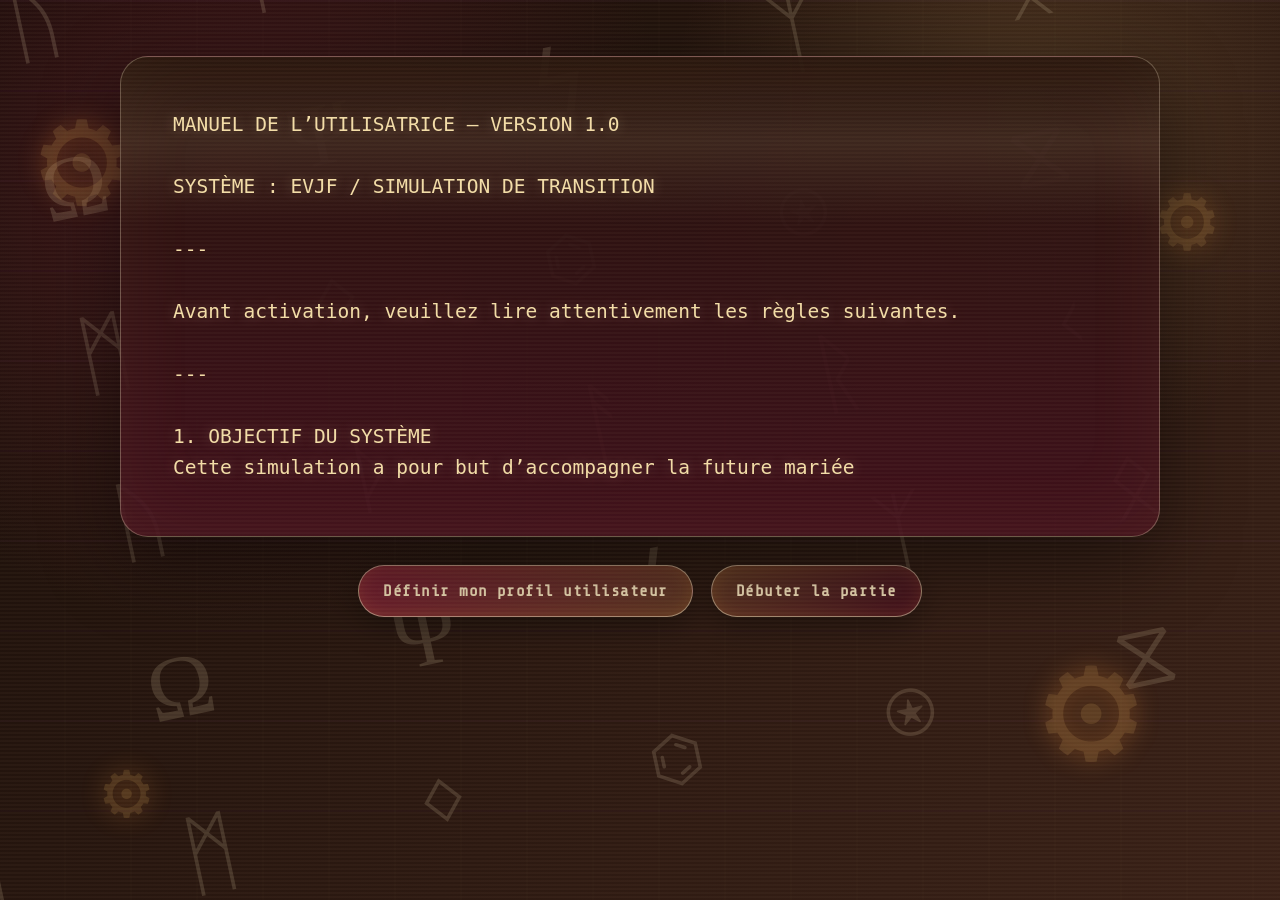
<file: index.html>
<!doctype html>
<html lang="fr">
  <head>
    <meta charset="UTF-8" />
    <meta name="viewport" content="width=device-width, initial-scale=1.0" />
    <title>EVJF — Manuel de l'utilisatrice</title>
    <link rel="preconnect" href="https://fonts.googleapis.com" />
    <link rel="preconnect" href="https://fonts.gstatic.com" crossorigin />
    <link href="https://fonts.googleapis.com/css2?family=IM+Fell+English:ital@0;1&family=Share+Tech+Mono&display=swap" rel="stylesheet" />
    <link rel="stylesheet" href="styles.css" />
  </head>
  <body class="page-home">
    <div class="ambient-runes" aria-hidden="true"></div>
    <div class="gear-field" aria-hidden="true">
      <span class="gear gear-a">⚙</span>
      <span class="gear gear-b">⚙</span>
      <span class="gear gear-c">⚙</span>
      <span class="gear gear-d">⚙</span>
    </div>
    <main class="shell terminal-shell">
      <section class="terminal-panel scanline" aria-labelledby="manual-title">
        <pre id="manual-title" class="terminal-text" data-typewriter>
MANUEL DE L’UTILISATRICE — VERSION 1.0

SYSTÈME : EVJF / SIMULATION DE TRANSITION

---

Avant activation, veuillez lire attentivement les règles suivantes.

---

1. OBJECTIF DU SYSTÈME
Cette simulation a pour but d’accompagner la future mariée dans une phase critique de transition sociale et émotionnelle.

La mission ne peut être exécutée sans collecte préalable de données utilisateur.

---

2. ACCÈS AU SYSTÈME
Deux protocoles sont disponibles :

→ définir mon profil utilisateur
→ débuter la partie

Toute tentative de contournement des étapes initiales peut entraîner une instabilité du système.

---

3. COMPOSITION DE L’ÉQUIPE
Les coéquipières sélectionnées seront intégrées au système sous forme d’unités d’assistance émotionnelle et logistique.

Leur stabilité n’est pas garantie.

---

4. DURÉE DE SIMULATION
La durée de l’expérience varie selon le niveau d’immersion sélectionné.
Aucun retour arrière n’est possible une fois la simulation engagée.

---

5. AVERTISSEMENT
Ce programme peut provoquer :
— euphorie collective
— désorientation temporelle
— surcharge émotionnelle positive
— comportements imprévisibles en groupe

---

6. RESPONSABILITÉ
Les éditrices du système décline toute responsabilité en cas de :

- perte de notion du temps
- fou rire incontrôlé
- fatigue post-événement
- nostalgie excessive

---

STATUT : EN ATTENTE DE CONFIGURATION UTILISATRICE</pre>
      </section>
      <nav class="choice-grid" aria-label="Protocoles disponibles">
        <a class="mystery-button" data-drum-link href="profil.html">Définir mon profil utilisateur</a>
        <a class="mystery-button alt" data-drum-link href="partie.html">Débuter la partie</a>
      </nav>
    </main>
    <script src="script.js"></script>
  </body>
</html>
</file>
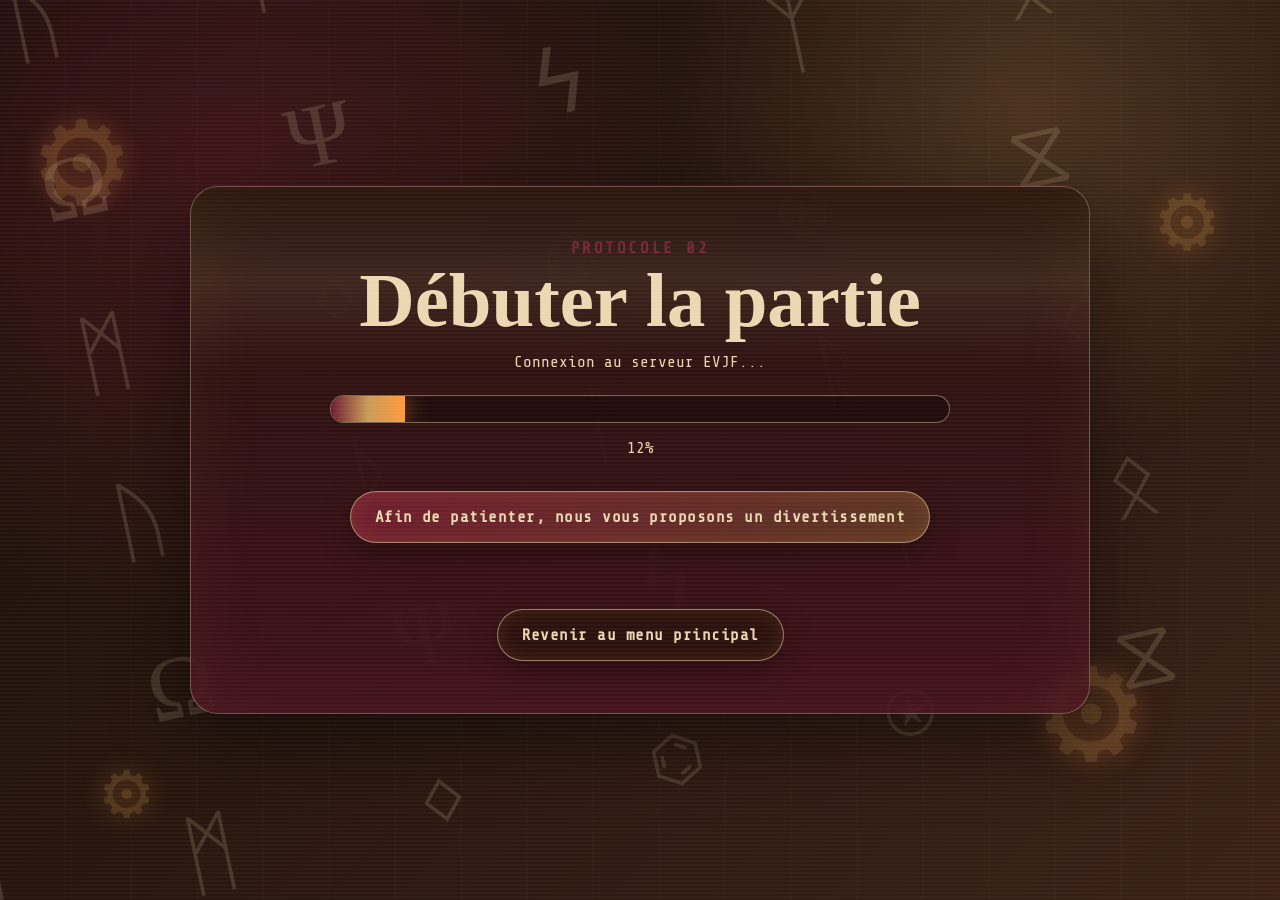
<file: partie.html>
<!doctype html>
<html lang="fr">
  <head>
    <meta charset="UTF-8" />
    <meta name="viewport" content="width=device-width, initial-scale=1.0" />
    <title>EVJF — Débuter la partie</title>
    <link rel="preconnect" href="https://fonts.googleapis.com" />
    <link rel="preconnect" href="https://fonts.gstatic.com" crossorigin />
    <link href="https://fonts.googleapis.com/css2?family=IM+Fell+English:ital@0;1&family=Share+Tech+Mono&display=swap" rel="stylesheet" />
    <link rel="stylesheet" href="styles.css" />
  </head>
  <body class="page-game">
    <div class="ambient-runes" aria-hidden="true"></div>
    <div class="gear-field" aria-hidden="true">
      <span class="gear gear-a">⚙</span>
      <span class="gear gear-b">⚙</span>
      <span class="gear gear-c">⚙</span>
      <span class="gear gear-d">⚙</span>
    </div>
    <main class="shell game-shell">
      <section class="game-console scanline" aria-labelledby="game-title">
        <p class="eyebrow">Protocole 02</p>
        <h1 id="game-title">Débuter la partie</h1>
        <div class="loading-zone" aria-live="polite">
          <p id="loading-text">Connexion au serveur EVJF...</p>
          <div class="progress-frame"><div id="progress-bar" class="progress-bar"></div></div>
          <p id="progress-percent">0%</p>
        </div>
        <p id="error-message" class="error-message" hidden>ERREUR 703 : LA DATE DU SYSTÈME NE CORRESPOND PAS À CELLE DU CALENDRIER</p>
        <button id="entertainment-button" class="mystery-button entertainment" type="button" hidden>Afin de patienter, nous vous proposons un divertissement</button>
        <div id="video-stage" class="video-stage" aria-live="polite"></div>
        <a class="mystery-button ghost" data-drum-link href="index.html">Revenir au menu principal</a>
      </section>
    </main>
    <script src="script.js"></script>
  </body>
</html>
</file>
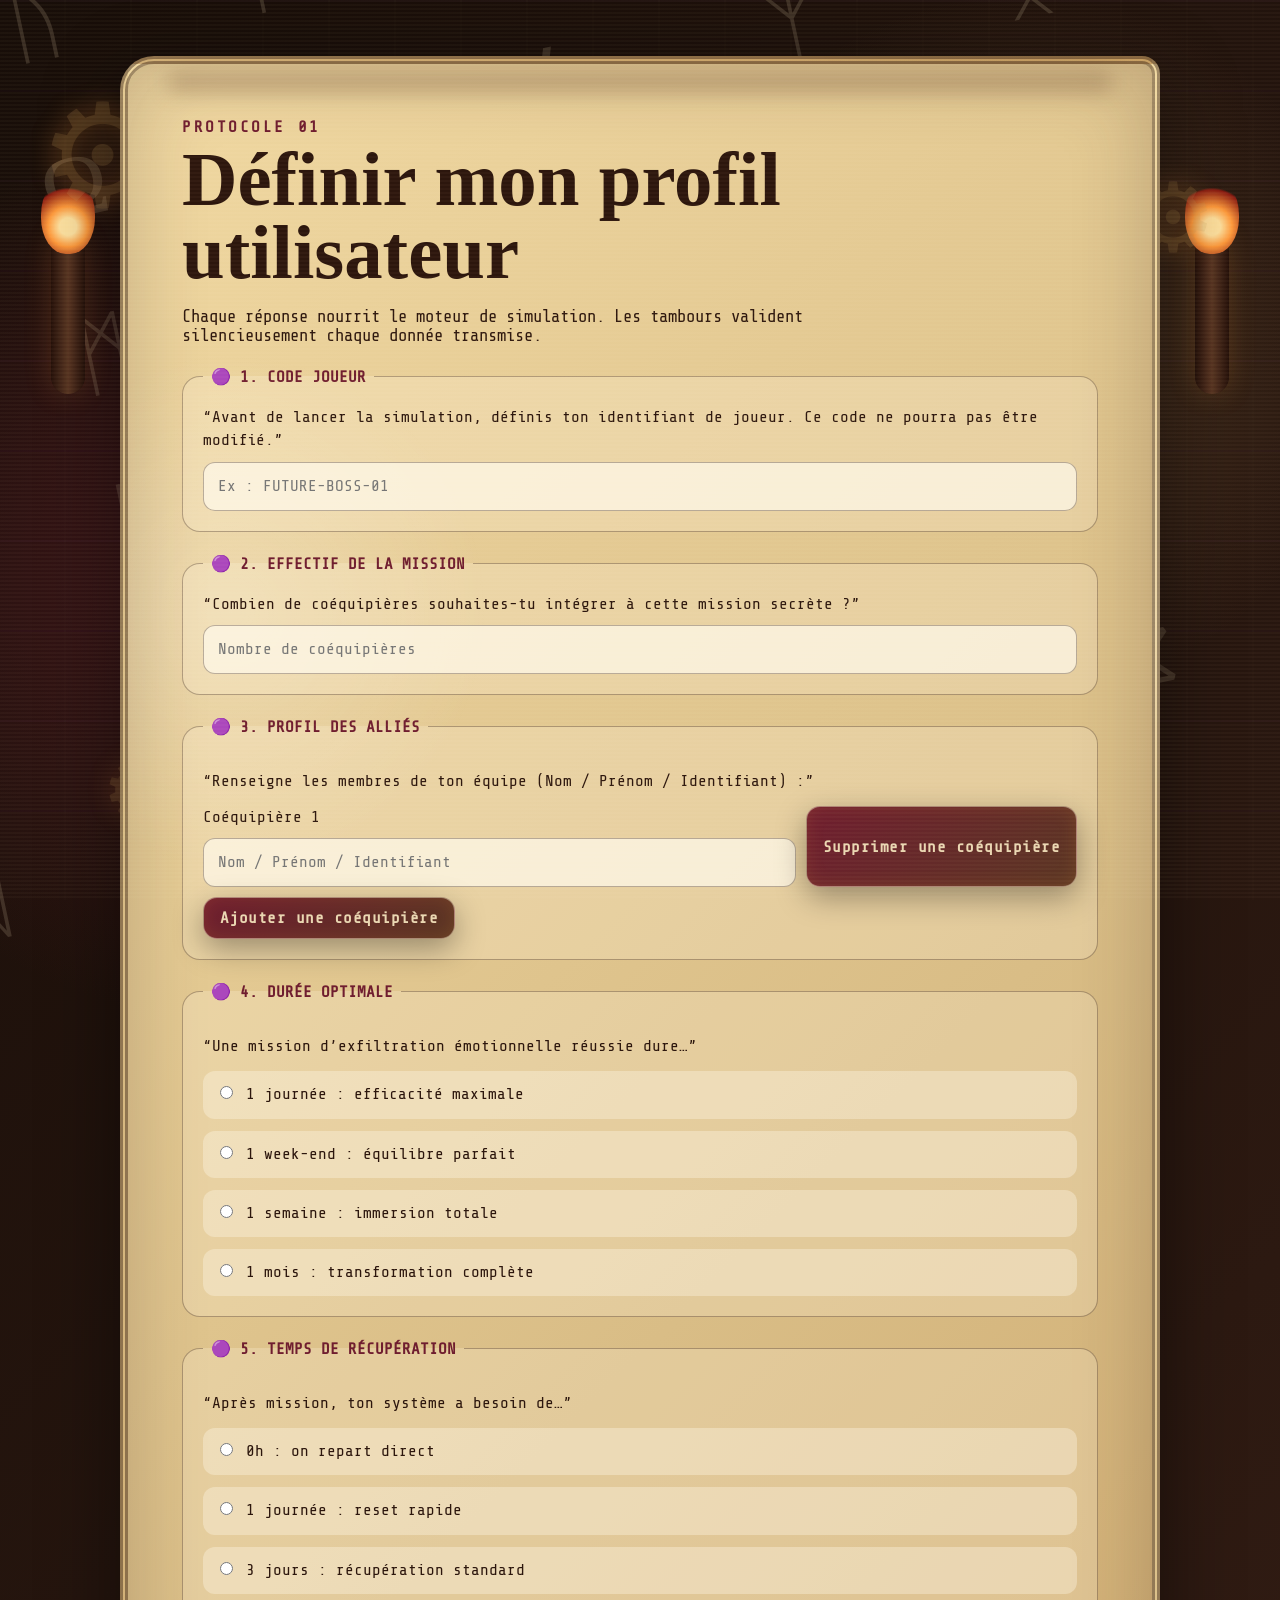
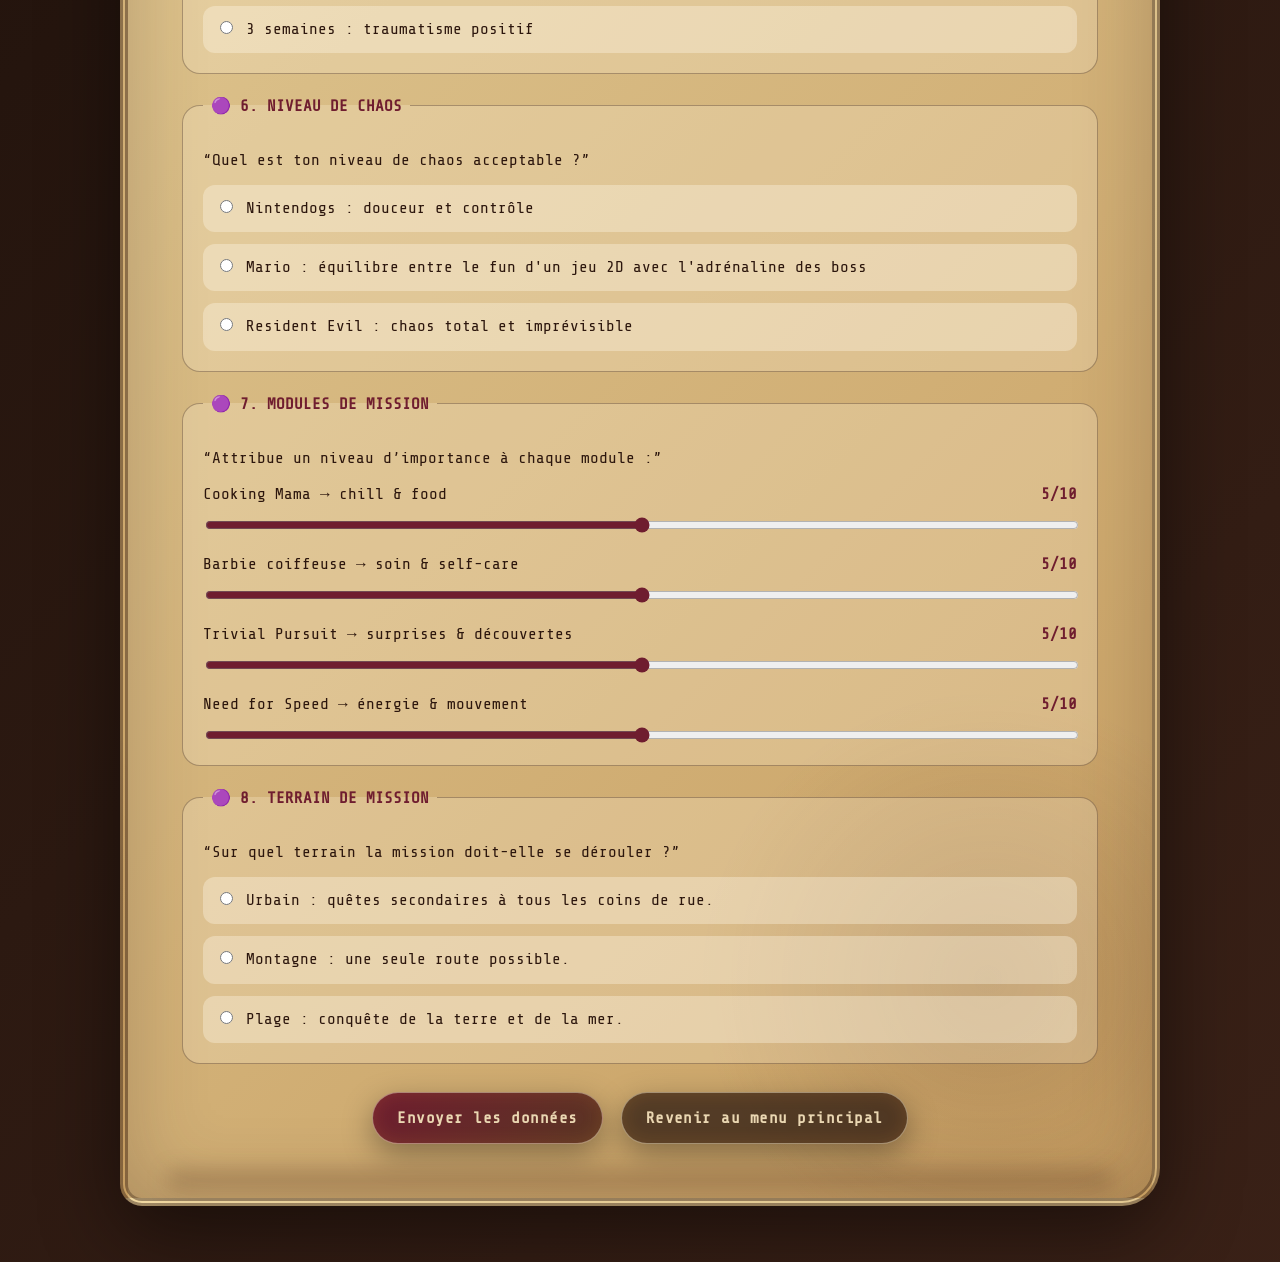
<file: profil.html>
<!doctype html>
<html lang="fr">
  <head>
    <meta charset="UTF-8" />
    <meta name="viewport" content="width=device-width, initial-scale=1.0" />
    <title>EVJF — Définir mon profil utilisateur</title>
    <link rel="preconnect" href="https://fonts.googleapis.com" />
    <link rel="preconnect" href="https://fonts.gstatic.com" crossorigin />
    <link href="https://fonts.googleapis.com/css2?family=IM+Fell+English:ital@0;1&family=Share+Tech+Mono&display=swap" rel="stylesheet" />
    <link rel="stylesheet" href="styles.css" />
  </head>
  <body class="page-profile">
    <div class="ambient-runes" aria-hidden="true"></div>
    <div class="torches" aria-hidden="true"><span></span><span></span></div>
    <div class="gear-field" aria-hidden="true">
      <span class="gear gear-a">⚙</span>
      <span class="gear gear-b">⚙</span>
      <span class="gear gear-c">⚙</span>
      <span class="gear gear-d">⚙</span>
    </div>
    <main class="shell">
      <section class="parchment" aria-labelledby="profile-title">
        <p class="eyebrow">Protocole 01</p>
        <h1 id="profile-title">Définir mon profil utilisateur</h1>
        <p class="intro">Chaque réponse nourrit le moteur de simulation. Les tambours valident silencieusement chaque donnée transmise.</p>

        <form id="profile-form" name="profil-evjf" method="POST" data-netlify="true" netlify-honeypot="bot-field">
          <input type="hidden" name="form-name" value="profil-evjf" />
          <p class="hidden"><label>Ne pas remplir : <input name="bot-field" /></label></p>

          <fieldset>
            <legend>🟣 1. CODE JOUEUR</legend>
            <label>“Avant de lancer la simulation, définis ton identifiant de joueur. Ce code ne pourra pas être modifié.”
              <input type="text" name="code_joueur" required placeholder="Ex : FUTURE-BOSS-01" />
            </label>
          </fieldset>

          <fieldset>
            <legend>🟣 2. EFFECTIF DE LA MISSION</legend>
            <label>“Combien de coéquipières souhaites-tu intégrer à cette mission secrète ?”
              <input type="number" name="effectif_mission" min="0" required placeholder="Nombre de coéquipières" />
            </label>
          </fieldset>

          <fieldset>
            <legend>🟣 3. PROFIL DES ALLIÉS</legend>
            <p>“Renseigne les membres de ton équipe (Nom / Prénom / Identifiant) :”</p>
            <div id="teammates-list" class="teammates-list"></div>
            <button type="button" class="small-button" id="add-teammate">Ajouter une coéquipière</button>
          </fieldset>

          <fieldset>
            <legend>🟣 4. DURÉE OPTIMALE</legend>
            <p>“Une mission d’exfiltration émotionnelle réussie dure…”</p>
            <div class="option-grid">
              <label><input type="radio" name="duree_optimale" value="1 journée : efficacité maximale" required />1 journée : efficacité maximale</label>
              <label><input type="radio" name="duree_optimale" value="1 week-end : équilibre parfait" />1 week-end : équilibre parfait</label>
              <label><input type="radio" name="duree_optimale" value="1 semaine : immersion totale" />1 semaine : immersion totale</label>
              <label><input type="radio" name="duree_optimale" value="1 mois : transformation complète" />1 mois : transformation complète</label>
            </div>
          </fieldset>

          <fieldset>
            <legend>🟣 5. TEMPS DE RÉCUPÉRATION</legend>
            <p>“Après mission, ton système a besoin de…”</p>
            <div class="option-grid">
              <label><input type="radio" name="temps_recuperation" value="0h : on repart direct" required />0h : on repart direct</label>
              <label><input type="radio" name="temps_recuperation" value="1 journée : reset rapide" />1 journée : reset rapide</label>
              <label><input type="radio" name="temps_recuperation" value="3 jours : récupération standard" />3 jours : récupération standard</label>
              <label><input type="radio" name="temps_recuperation" value="3 semaines : traumatisme positif" />3 semaines : traumatisme positif</label>
            </div>
          </fieldset>

          <fieldset>
            <legend>🟣 6. NIVEAU DE CHAOS</legend>
            <p>“Quel est ton niveau de chaos acceptable ?”</p>
            <div class="option-grid">
              <label><input type="radio" name="niveau_chaos" value="Nintendogs : douceur et contrôle" required />Nintendogs : douceur et contrôle</label>
              <label><input type="radio" name="niveau_chaos" value="Mario : équilibre entre le fun d'un jeu 2D avec l'adrénaline des boss" />Mario : équilibre entre le fun d'un jeu 2D avec l'adrénaline des boss</label>
              <label><input type="radio" name="niveau_chaos" value="Resident Evil : chaos total et imprévisible" />Resident Evil : chaos total et imprévisible</label>
            </div>
          </fieldset>

          <fieldset>
            <legend>🟣 7. MODULES DE MISSION</legend>
            <p>“Attribue un niveau d’importance à chaque module :”</p>
            <div class="slider-list">
              <label>Cooking Mama → chill & food <span class="slider-value">5/10</span><input type="range" name="cooking_mama" min="0" max="10" value="5" /></label>
              <label>Barbie coiffeuse → soin & self-care <span class="slider-value">5/10</span><input type="range" name="barbie_coiffeuse" min="0" max="10" value="5" /></label>
              <label>Trivial Pursuit → surprises & découvertes <span class="slider-value">5/10</span><input type="range" name="trivial_pursuit" min="0" max="10" value="5" /></label>
              <label>Need for Speed → énergie & mouvement <span class="slider-value">5/10</span><input type="range" name="need_for_speed" min="0" max="10" value="5" /></label>
            </div>
          </fieldset>

          <fieldset>
            <legend>🟣 8. TERRAIN DE MISSION</legend>
            <p>“Sur quel terrain la mission doit-elle se dérouler ?”</p>
            <div class="option-grid">
              <label><input type="radio" name="terrain_mission" value="Urbain : quêtes secondaires à tous les coins de rue." required />Urbain : quêtes secondaires à tous les coins de rue.</label>
              <label><input type="radio" name="terrain_mission" value="Montagne : une seule route possible." />Montagne : une seule route possible.</label>
              <label><input type="radio" name="terrain_mission" value="Plage : conquête de la terre et de la mer." />Plage : conquête de la terre et de la mer.</label>
            </div>
          </fieldset>

          <div class="form-actions">
            <button type="submit" class="mystery-button">Envoyer les données</button>
            <a class="mystery-button ghost" data-drum-link href="index.html">Revenir au menu principal</a>
          </div>
        </form>
        <div id="success-message" class="success-message" role="status" hidden>
          Collecte de données réussie. Veuillez lancer la partie en temps et en heure.
          <a id="download-data" class="download-link" href="#" download="profil-evjf.json">Télécharger une copie JSON</a>
          <a class="mystery-button ghost success-home" data-drum-link href="index.html">Revenir au menu principal</a>
        </div>
      </section>
    </main>
    <script src="script.js"></script>
  </body>
</html>
</file>
<file: styles.css>
:root {
  --brown-950: #170d08;
  --brown-900: #24130c;
  --brown-800: #3a2117;
  --brown-700: #5a3623;
  --bordeaux: #6f1d2f;
  --bordeaux-deep: #42101d;
  --gold: #c99b5a;
  --beige: #ead7b2;
  --parchment: #d9bd86;
  --ink: #2c160d;
  --ember: #ff9a3c;
  --purple: #9b5cff;
  --green-terminal: #f2dca6;
  --shadow: 0 25px 80px rgba(0, 0, 0, 0.48);
}

* { box-sizing: border-box; }

html { min-height: 100%; background: var(--brown-950); }

body {
  min-height: 100vh;
  margin: 0;
  color: var(--beige);
  font-family: "Share Tech Mono", monospace;
  background:
    radial-gradient(circle at 18% 20%, rgba(111, 29, 47, 0.42), transparent 28rem),
    radial-gradient(circle at 80% 12%, rgba(201, 155, 90, 0.2), transparent 22rem),
    linear-gradient(135deg, rgba(23, 13, 8, 0.96), rgba(58, 33, 23, 0.98)),
    var(--brown-950);
  overflow-x: hidden;
}

body::before {
  content: "";
  position: fixed;
  inset: 0;
  pointer-events: none;
  background:
    linear-gradient(rgba(255, 220, 157, 0.03) 50%, rgba(0, 0, 0, 0.12) 50%),
    radial-gradient(circle at center, transparent 32%, rgba(0, 0, 0, 0.42));
  background-size: 100% 4px, 100% 100%;
  mix-blend-mode: screen;
  z-index: 6;
}

.shell {
  width: min(1040px, calc(100% - 32px));
  margin: 0 auto;
  padding: 56px 0;
  position: relative;
  z-index: 2;
}

.ambient-runes {
  position: fixed;
  inset: 0;
  z-index: 0;
  opacity: 0.16;
  background-image:
    repeating-linear-gradient(90deg, transparent 0 64px, rgba(234, 215, 178, 0.1) 64px 66px),
    repeating-linear-gradient(0deg, transparent 0 88px, rgba(155, 92, 255, 0.12) 88px 90px);
}

.ambient-runes::after {
  content: "ᚠ ᚢ ᚦ ᚨ ᚱ ᚲ  Δ Ω Ψ ϟ ᛉ ᛟ ᛞ ᛗ ᛜ  ⌬ ⍟ ⧖ ᚠ ᚢ ᚦ ᚨ ᚱ ᚲ  Δ Ω Ψ ϟ ᛉ ᛟ ᛞ ᛗ ᛜ  ⌬ ⍟ ⧖";
  position: absolute;
  inset: -20% -10%;
  color: var(--beige);
  font-family: "IM Fell English", serif;
  font-size: clamp(2.2rem, 7vw, 6rem);
  line-height: 1.9;
  letter-spacing: 0.9em;
  transform: rotate(-12deg);
  animation: runeDrift 34s linear infinite;
}

@keyframes runeDrift {
  from { transform: translateY(-8%) rotate(-12deg); }
  to { transform: translateY(8%) rotate(-12deg); }
}

.gear-field { position: fixed; inset: 0; z-index: 1; pointer-events: none; overflow: hidden; }
.gear {
  position: absolute;
  display: block;
  color: rgba(201, 155, 90, 0.18);
  text-shadow: 0 0 24px rgba(255, 154, 60, 0.28);
  animation: spin 18s linear infinite;
}
.gear-a { left: 3%; top: 8%; font-size: 9rem; }
.gear-b { right: 5%; top: 18%; font-size: 6rem; animation-duration: 12s; animation-direction: reverse; }
.gear-c { left: 8%; bottom: 7%; font-size: 5rem; animation-duration: 15s; animation-direction: reverse; }
.gear-d { right: 11%; bottom: 11%; font-size: 10rem; animation-duration: 24s; }
@keyframes spin { to { transform: rotate(360deg); } }

.terminal-panel,
.game-console {
  border: 1px solid rgba(234, 215, 178, 0.34);
  border-radius: 28px;
  background: linear-gradient(180deg, rgba(36, 19, 12, 0.94), rgba(66, 16, 29, 0.9));
  box-shadow: var(--shadow), inset 0 0 80px rgba(201, 155, 90, 0.08);
  padding: clamp(24px, 5vw, 52px);
  position: relative;
  overflow: hidden;
}

.scanline::after {
  content: "";
  position: absolute;
  inset: 0;
  pointer-events: none;
  background: linear-gradient(180deg, transparent, rgba(255, 230, 180, 0.09), transparent);
  height: 35%;
  animation: scan 4.5s ease-in-out infinite;
}
@keyframes scan {
  0%, 100% { transform: translateY(-105%); opacity: 0; }
  20%, 70% { opacity: 0.65; }
  100% { transform: translateY(290%); }
}

.terminal-text {
  margin: 0;
  white-space: pre-wrap;
  color: var(--green-terminal);
  font-size: clamp(0.98rem, 2vw, 1.22rem);
  line-height: 1.6;
  text-shadow: 0 0 14px rgba(234, 215, 178, 0.32);
}

.choice-grid,
.form-actions {
  display: flex;
  flex-wrap: wrap;
  justify-content: center;
  gap: 18px;
  margin-top: 28px;
}

.mystery-button,
.small-button {
  border: 1px solid rgba(234, 215, 178, 0.55);
  border-radius: 999px;
  color: var(--beige);
  background: linear-gradient(135deg, var(--bordeaux), var(--brown-700));
  box-shadow: 0 10px 30px rgba(0, 0, 0, 0.34), inset 0 0 18px rgba(255, 154, 60, 0.14);
  cursor: pointer;
  display: inline-flex;
  align-items: center;
  justify-content: center;
  font: inherit;
  font-weight: 700;
  letter-spacing: 0.03em;
  min-height: 52px;
  padding: 14px 24px;
  text-decoration: none;
  transition: transform 180ms ease, box-shadow 180ms ease, border-color 180ms ease;
}

.mystery-button:hover,
.small-button:hover {
  border-color: var(--gold);
  box-shadow: 0 16px 36px rgba(0, 0, 0, 0.42), 0 0 30px rgba(201, 155, 90, 0.18);
  transform: translateY(-2px);
}

.mystery-button.alt { background: linear-gradient(135deg, var(--brown-700), var(--bordeaux-deep)); }
.mystery-button.ghost { background: rgba(36, 19, 12, 0.72); }
.small-button { border-radius: 14px; min-height: 42px; padding: 10px 16px; }

.parchment {
  color: var(--ink);
  background:
    radial-gradient(circle at 10% 20%, rgba(255, 255, 255, 0.22), transparent 16rem),
    radial-gradient(circle at 84% 92%, rgba(90, 54, 35, 0.2), transparent 18rem),
    linear-gradient(135deg, #f0d8a1, var(--parchment) 48%, #c89f62);
  border: 8px double rgba(44, 22, 13, 0.42);
  border-radius: 34px 18px 38px 22px;
  box-shadow: var(--shadow), inset 0 0 80px rgba(58, 33, 23, 0.24);
  padding: clamp(24px, 5vw, 54px);
  position: relative;
}

.parchment::before,
.parchment::after {
  content: "";
  position: absolute;
  left: 4%;
  right: 4%;
  height: 20px;
  background: rgba(90, 54, 35, 0.28);
  filter: blur(10px);
}
.parchment::before { top: 8px; }
.parchment::after { bottom: 8px; }

.eyebrow {
  margin: 0 0 8px;
  color: var(--bordeaux);
  letter-spacing: 0.16em;
  text-transform: uppercase;
  font-weight: 700;
}

h1 {
  font-family: "IM Fell English", serif;
  font-size: clamp(2.2rem, 6vw, 4.8rem);
  line-height: 0.95;
  margin: 0 0 16px;
}

.intro { font-size: 1.08rem; max-width: 760px; }
fieldset {
  border: 1px solid rgba(44, 22, 13, 0.32);
  border-radius: 18px;
  margin: 22px 0;
  padding: 20px;
  background: rgba(255, 244, 218, 0.25);
}
legend { color: var(--bordeaux); font-weight: 800; padding: 0 8px; }
label { display: grid; gap: 9px; line-height: 1.45; }
input[type="text"], input[type="number"] {
  width: 100%;
  border: 1px solid rgba(44, 22, 13, 0.32);
  border-radius: 12px;
  background: rgba(255, 250, 235, 0.72);
  color: var(--ink);
  font: inherit;
  min-height: 48px;
  padding: 12px 14px;
}
input:focus { outline: 3px solid rgba(111, 29, 47, 0.25); border-color: var(--bordeaux); }
.hidden { display: none; }
.option-grid { display: grid; gap: 12px; }
.option-grid label {
  align-items: start;
  background: rgba(255, 250, 235, 0.34);
  border-radius: 12px;
  display: grid;
  gap: 10px;
  grid-template-columns: auto 1fr;
  padding: 12px;
}
.teammate-row {
  display: grid;
  grid-template-columns: 1fr auto;
  gap: 10px;
  margin-bottom: 10px;
}
.slider-list { display: grid; gap: 18px; }
.slider-list label { grid-template-columns: 1fr auto; align-items: center; }
.slider-list input { grid-column: 1 / -1; accent-color: var(--bordeaux); width: 100%; }
.slider-value { color: var(--bordeaux); font-weight: 800; }
.success-message {
  margin-top: 28px;
  padding: 22px;
  border-radius: 18px;
  color: var(--beige);
  background: linear-gradient(135deg, var(--bordeaux-deep), var(--brown-800));
  text-align: center;
  box-shadow: inset 0 0 28px rgba(255, 154, 60, 0.12);
}
.download-link { color: var(--gold); display: block; margin-top: 10px; }

.torches span {
  position: fixed;
  top: 26%;
  z-index: 1;
  width: 34px;
  height: 160px;
  background: linear-gradient(90deg, #25110a, #5a3623, #25110a);
  border-radius: 20px;
  box-shadow: 0 0 28px rgba(255, 154, 60, 0.18);
}
.torches span::before {
  content: "";
  position: absolute;
  left: 50%;
  top: -58px;
  width: 54px;
  height: 78px;
  border-radius: 50% 50% 46% 46%;
  background: radial-gradient(circle at 50% 65%, #ffe2a0 0 15%, #ff9a3c 35%, #8c1d13 64%, transparent 68%);
  transform: translateX(-50%);
  filter: blur(0.3px);
  animation: flicker 180ms infinite alternate;
}
.torches span:first-child { left: 4%; }
.torches span:last-child { right: 4%; }
@keyframes flicker { from { transform: translateX(-50%) scale(0.92) skewX(-3deg); } to { transform: translateX(-50%) scale(1.05) skewX(4deg); } }

.game-shell { min-height: 100vh; display: grid; place-items: center; }
.game-console { width: min(900px, 100%); text-align: center; }
.progress-frame {
  border: 1px solid rgba(234, 215, 178, 0.45);
  border-radius: 999px;
  background: rgba(0, 0, 0, 0.34);
  height: 28px;
  margin: 24px auto 8px;
  overflow: hidden;
  width: min(620px, 100%);
}
.progress-bar {
  width: 0%;
  height: 100%;
  background: linear-gradient(90deg, var(--bordeaux), var(--gold), var(--ember));
  box-shadow: 0 0 24px rgba(255, 154, 60, 0.48);
  transition: width 160ms ease;
}
.error-message {
  border: 1px solid rgba(255, 154, 60, 0.5);
  border-radius: 18px;
  color: #ffd09b;
  background: rgba(111, 29, 47, 0.36);
  font-size: clamp(1.1rem, 2.8vw, 1.65rem);
  padding: 20px;
  text-shadow: 0 0 18px rgba(255, 154, 60, 0.45);
}
.entertainment { margin: 18px auto; }
.video-stage {
  display: grid;
  gap: 16px;
  margin: 24px auto;
  max-width: 760px;
}
.video-stage iframe {
  aspect-ratio: 16 / 9;
  border: 1px solid rgba(234, 215, 178, 0.38);
  border-radius: 18px;
  box-shadow: 0 20px 50px rgba(0, 0, 0, 0.42);
  width: 100%;
}

@media (max-width: 720px) {
  .shell { width: min(100% - 20px, 1040px); padding: 24px 0; }
  .terminal-panel, .game-console, .parchment { border-radius: 20px; padding: 20px; }
  .gear-a, .gear-d { font-size: 5rem; }
  .torches { display: none; }
  .teammate-row { grid-template-columns: 1fr; }
  .choice-grid, .form-actions { align-items: stretch; flex-direction: column; }
  .mystery-button { width: 100%; }
}

@media (prefers-reduced-motion: reduce) {
  *, *::before, *::after { animation-duration: 0.001ms !important; animation-iteration-count: 1 !important; scroll-behavior: auto !important; transition-duration: 0.001ms !important; }
}
.success-home {
  margin-top: 16px;
}
</file>
